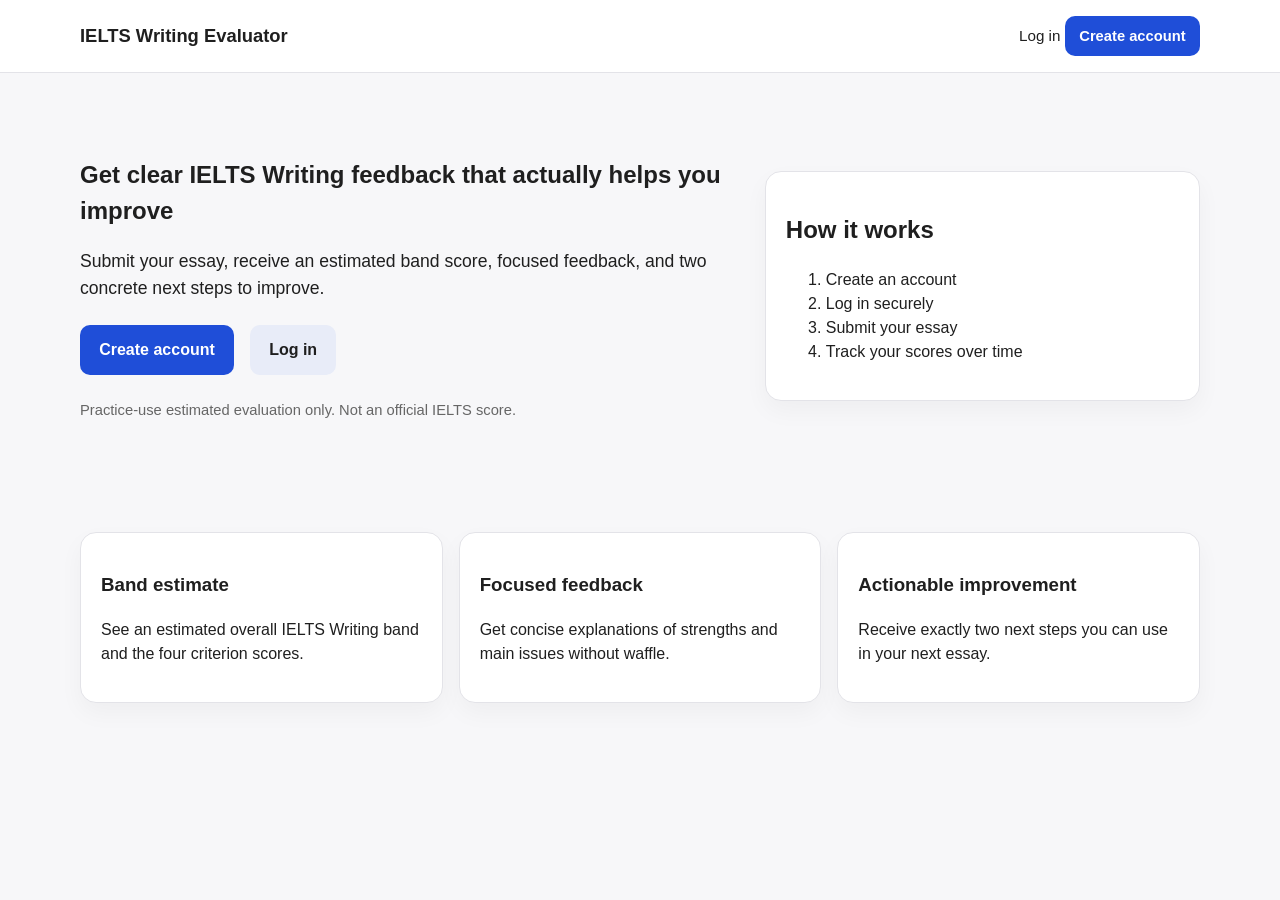
<file: index.html>
<!DOCTYPE html>
<html lang="en">
<head>
  <meta charset="UTF-8" />
  <meta name="viewport" content="width=device-width, initial-scale=1.0" />
  <title>IELTS Writing Evaluator</title>
  <link rel="stylesheet" href="css/styles.css" />
</head>
<body>
  <header class="site-header">
    <div class="container nav">
      <div class="brand">IELTS Writing Evaluator</div>
      <nav>
        <a href="login.html" class="nav-link">Log in</a>
        <a href="signup.html" class="btn btn-small">Create account</a>
      </nav>
    </div>
  </header>

  <main>
    <section class="hero">
      <div class="container hero-grid">
        <div>
          <h1>Get clear IELTS Writing feedback that actually helps you improve</h1>
          <p class="lead">
            Submit your essay, receive an estimated band score, focused feedback,
            and two concrete next steps to improve.
          </p>
          <div class="hero-actions">
            <a href="signup.html" class="btn">Create account</a>
            <a href="login.html" class="btn btn-secondary">Log in</a>
          </div>
          <p class="fine-print">
            Practice-use estimated evaluation only. Not an official IELTS score.
          </p>
        </div>

        <div class="card">
          <h2>How it works</h2>
          <ol>
            <li>Create an account</li>
            <li>Log in securely</li>
            <li>Submit your essay</li>
            <li>Track your scores over time</li>
          </ol>
        </div>
      </div>
    </section>

    <section class="features">
      <div class="container three-col">
        <div class="card">
          <h3>Band estimate</h3>
          <p>See an estimated overall IELTS Writing band and the four criterion scores.</p>
        </div>
        <div class="card">
          <h3>Focused feedback</h3>
          <p>Get concise explanations of strengths and main issues without waffle.</p>
        </div>
        <div class="card">
          <h3>Actionable improvement</h3>
          <p>Receive exactly two next steps you can use in your next essay.</p>
        </div>
      </div>
    </section>
  </main>
</body>
</html>
</file>
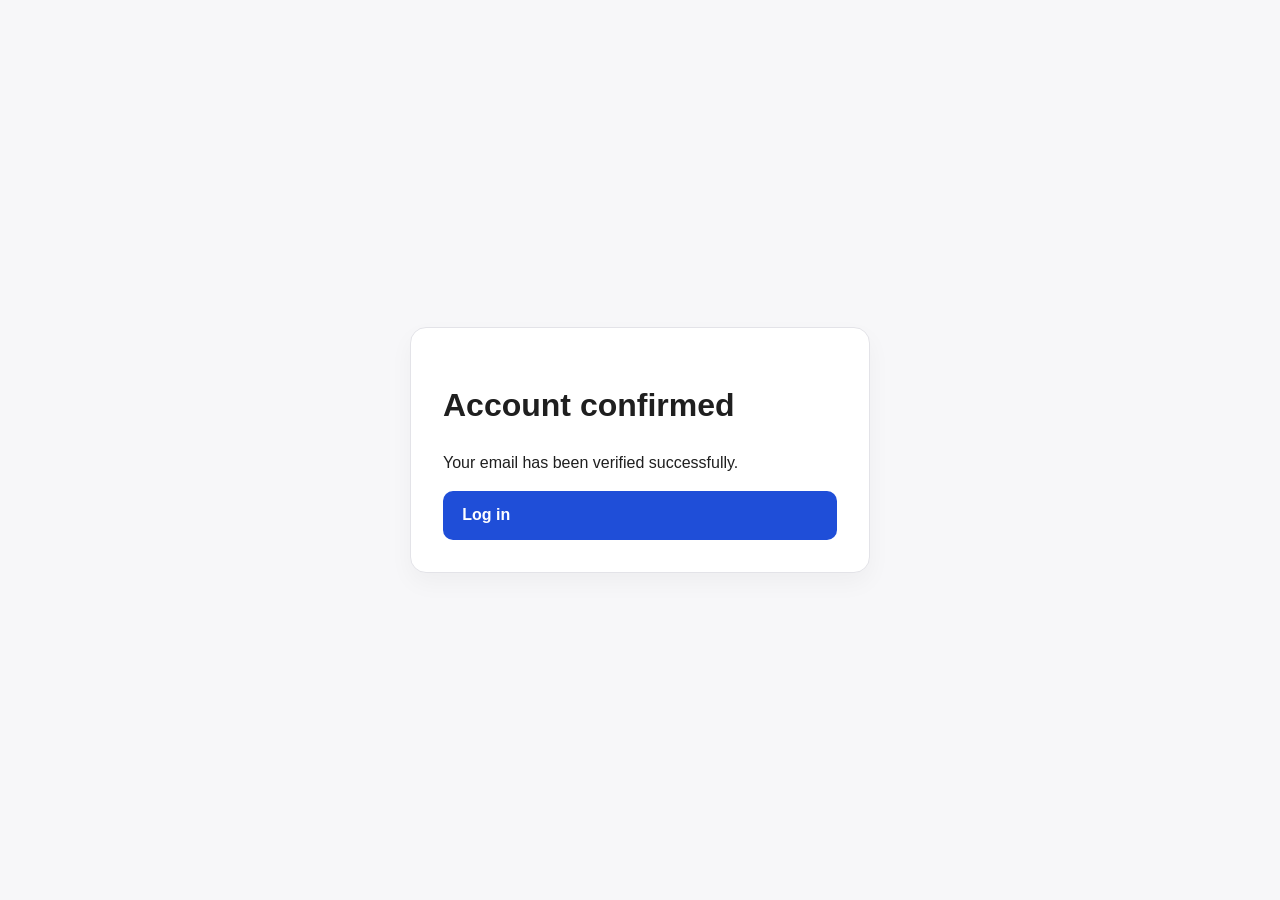
<file: verify.html>
<!DOCTYPE html>
<html lang="en">
<head>
  <meta charset="UTF-8" />
  <meta name="viewport" content="width=device-width, initial-scale=1.0"/>
  <title>Account verified</title>
  <link rel="stylesheet" href="css/styles.css" />
</head>
<body>
  <main class="auth-page">
    <div class="auth-card">
      <h1>Account confirmed</h1>
      <p>Your email has been verified successfully.</p>
      <a href="login.html" class="btn full-width">Log in</a>
    </div>
  </main>
</body>
</html>
</file>
<file: css/styles.css>
* {
  box-sizing: border-box;
}

:root {
  --bg: #f7f7f9;
  --surface: #ffffff;
  --border: #e3e3e8;
  --text: #1f1f1f;
  --muted: #666666;
  --primary: #1f4ed8;
  --primary-dark: #173aa1;
  --secondary: #e8ecf8;
  --success-bg: #eef7ee;
  --success-text: #20663a;
  --shadow: 0 10px 25px rgba(0, 0, 0, 0.04);
  --radius: 16px;
}

body {
  margin: 0;
  font-family: Arial, sans-serif;
  background: var(--bg);
  color: var(--text);
  line-height: 1.5;
}

a {
  color: inherit;
  text-decoration: none;
}

.container {
  width: min(1120px, 92%);
  margin: 0 auto;
}

.site-header {
  background: var(--surface);
  border-bottom: 1px solid var(--border);
}

.nav {
  display: flex;
  justify-content: space-between;
  align-items: center;
  padding: 1rem 0;
  gap: 1rem;
}

.nav-actions {
  display: flex;
  align-items: center;
  gap: 1rem;
}

.brand {
  font-weight: 700;
  font-size: 1.15rem;
}

.nav-link {
  font-size: 0.95rem;
}

.hero {
  padding: 4rem 0;
}

.hero-grid {
  display: grid;
  grid-template-columns: 1.5fr 1fr;
  gap: 2rem;
  align-items: center;
}

.lead {
  font-size: 1.1rem;
  max-width: 640px;
}

.hero-actions {
  margin: 1.5rem 0;
  display: flex;
  gap: 1rem;
  flex-wrap: wrap;
}

.btn {
  display: inline-block;
  background: var(--primary);
  color: #fff;
  padding: 0.8rem 1.2rem;
  border-radius: 10px;
  border: none;
  cursor: pointer;
  font-weight: 600;
  transition: background 0.2s ease;
}

.btn:hover {
  background: var(--primary-dark);
}

.btn-secondary {
  background: var(--secondary);
  color: var(--text);
}

.btn-secondary:hover {
  background: #dbe3fb;
}

.btn-small {
  padding: 0.55rem 0.9rem;
  font-size: 0.92rem;
}

.full-width {
  width: 100%;
}

.card {
  background: var(--surface);
  border: 1px solid var(--border);
  border-radius: var(--radius);
  padding: 1.25rem;
  box-shadow: var(--shadow);
}

.features,
.page-section {
  padding: 2rem 0 3rem;
}

.three-col {
  display: grid;
  grid-template-columns: repeat(3, 1fr);
  gap: 1rem;
}

.page-intro {
  margin-bottom: 1.5rem;
}

.page-intro h1 {
  margin-bottom: 0.35rem;
}

.muted-text {
  color: var(--muted);
}

.dashboard-grid {
  display: grid;
  grid-template-columns: 1.8fr 1fr;
  gap: 1.25rem;
  align-items: start;
}

.dashboard-main-card {
  min-height: 100%;
}

.dashboard-side-column {
  display: grid;
  gap: 1.25rem;
}

.essay-form {
  display: grid;
  gap: 0.9rem;
}

label {
  display: block;
  font-weight: 600;
  margin-top: 0.2rem;
}

input,
textarea,
select {
  width: 100%;
  padding: 0.85rem;
  border: 1px solid #cfcfd6;
  border-radius: 10px;
  font-size: 1rem;
  font-family: inherit;
  background: #fff;
  color: var(--text);
}

textarea {
  resize: vertical;
  min-height: 120px;
}

.message {
  margin-top: 1rem;
  font-size: 0.95rem;
  color: var(--muted);
}

.message.success {
  color: var(--success-text);
  background: var(--success-bg);
  padding: 0.85rem 1rem;
  border-radius: 10px;
}

.auth-page {
  min-height: 100vh;
  display: grid;
  place-items: center;
  padding: 2rem;
}

.auth-card {
  width: min(460px, 100%);
  background: var(--surface);
  border: 1px solid var(--border);
  border-radius: var(--radius);
  padding: 2rem;
  box-shadow: var(--shadow);
}

.auth-footer,
.fine-print {
  color: var(--muted);
  font-size: 0.92rem;
  margin-top: 1rem;
}

.result-placeholder p {
  margin-top: 0;
}

.result-block {
  display: grid;
  gap: 0.75rem;
}

.score-grid {
  display: grid;
  grid-template-columns: repeat(2, 1fr);
  gap: 0.75rem;
  margin: 0.5rem 0 0.25rem;
}

.score-item {
  background: #f3f5fb;
  border: 1px solid var(--border);
  border-radius: 12px;
  padding: 0.85rem;
}

.score-item strong {
  display: block;
  margin-bottom: 0.2rem;
}

.result-section {
  margin-top: 0.75rem;
}

.result-section h3 {
  margin-bottom: 0.4rem;
  font-size: 1rem;
}

.result-section ul {
  padding-left: 1.2rem;
  margin: 0.4rem 0 0;
}

.info-list {
  padding-left: 1.2rem;
  margin: 0.5rem 0 0;
}

.info-list li + li {
  margin-top: 0.5rem;
}

.recent-section {
  margin-top: 1.25rem;
}

.recent-item {
  padding: 1rem 0;
  border-top: 1px solid var(--border);
}

.recent-item:first-child {
  border-top: none;
  padding-top: 0;
}

.recent-item:last-child {
  padding-bottom: 0;
}

.stack {
  display: grid;
  gap: 1rem;
}

@media (max-width: 900px) {
  .hero-grid,
  .dashboard-grid,
  .three-col {
    grid-template-columns: 1fr;
  }

  .score-grid {
    grid-template-columns: 1fr;
  }
}

@media (max-width: 640px) {
  .nav {
    flex-direction: column;
    align-items: flex-start;
  }

  .nav-actions {
    width: 100%;
    justify-content: space-between;
  }

  .hero-actions {
    flex-direction: column;
  }
}
</file>
